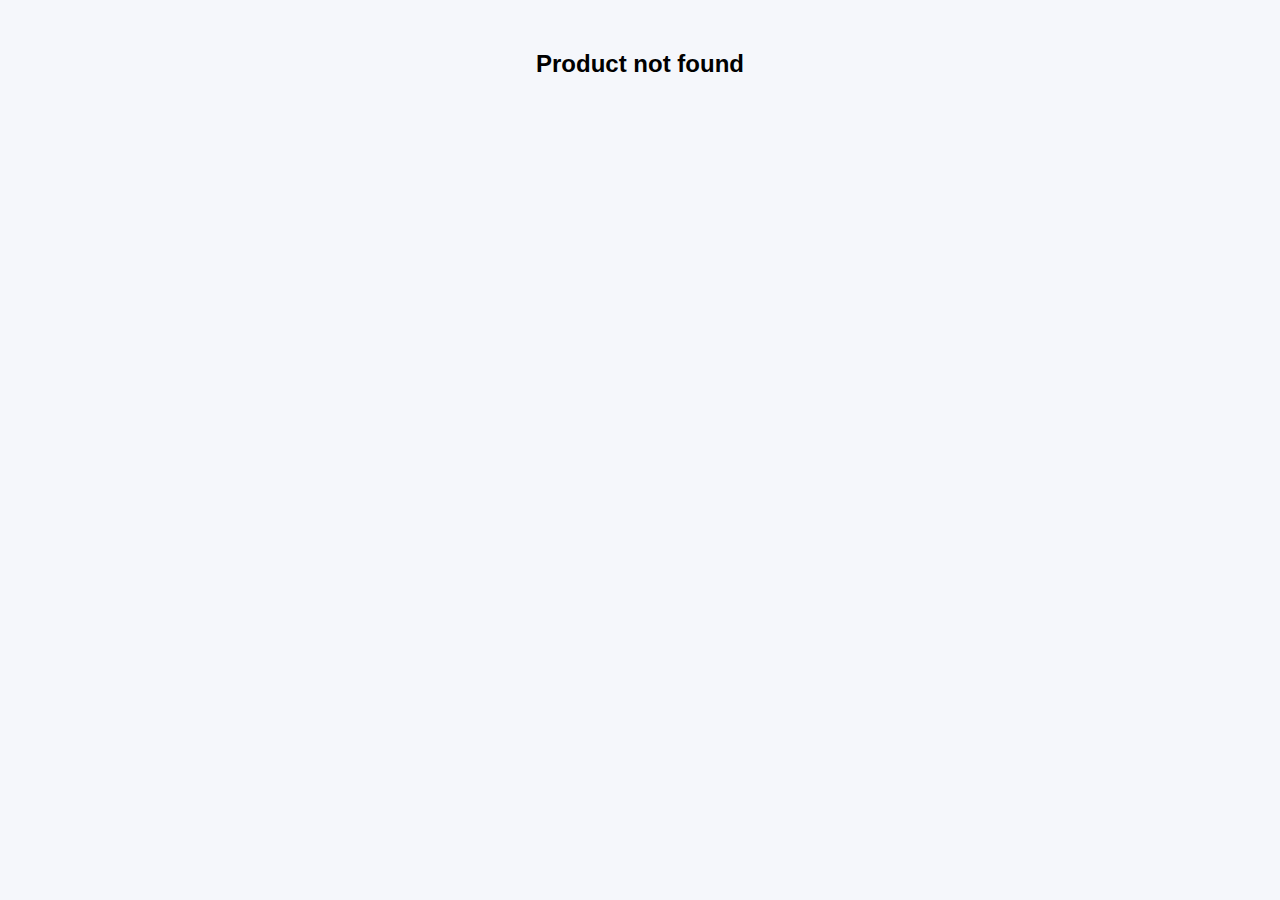
<file: product-details.html>
<!DOCTYPE html>
<html lang="en">
<head>
    <meta charset="UTF-8">
    <title>Product Details | Stationery Shop</title>
    <link rel="stylesheet" href="product-details.css">
</head>
<body>

<section class="product-details-container">

    <!-- PRODUCT IMAGE -->
    <div class="product-image">
        <img id="productImg" src="" alt="Product">
    </div>

    <!-- PRODUCT INFO -->
    <div class="product-info">
        <h1 id="productName"></h1>
        <p class="price">₹<span id="productPrice"></span></p>

        <p class="description" id="productDesc"></p>

        <!-- QUANTITY -->
        <div class="quantity-box">
            <label for="qty">Quantity:</label>
            <input type="number" id="qty" value="1" min="1">
        </div>

        <!-- ACTIONS -->
        <div class="actions">
            <button class="add-cart" onclick="addToCart()">Add to Cart</button>
            <button class="buy-now" onclick="buyNow()">Buy Now</button>
        </div>

        <!-- GO TO CART -->
        <div class="go-cart-wrap">
            <button class="go-cart" onclick="goToCart()" style="display:none;">
                Go to Cart
            </button>
        </div>
    </div>

</section>

<script>
/* ---------- PRODUCT DATA ---------- */
const products = {
    1: {
        name: "Ball Pen",
        price: 20,
        image: "https://m.media-amazon.com/images/I/91hJTzOqT2L._SL1500_.jpg",
        description: "Smooth writing ball pen with long-lasting ink."
    },
    2: {
        name: "Notebook",
        price: 80,
        image: "https://tse3.mm.bing.net/th/id/OIP.7EkLfB3umeSyeaLQLMPNUwHaE7?rs=1&pid=ImgDetMain&o=7&rm=3",
        description: "High-quality notebook with premium pages."
    },
    3: {
        name: "Color Set",
        price: 150,
        image: "https://m.media-amazon.com/images/I/81hXPzq+YOL._SX425_.jpg",
        description: "Bright and vibrant color set."
    },
    4: {
        name: "Sticky Notes",
        price: 60,
        image: "https://th.bing.com/th/id/R.c653b0aec605024e89b58c10c0365313?rik=ylCFRacPm1g9pA&riu=http%3a%2f%2fclipart-library.com%2fimages%2frTnrpyaAc.jpg&ehk=sJ%2f4GK3LWasUbY5sGwsjyUfRGj6k0TjopLPrIxUiwSQ%3d&risl=&pid=ImgRaw&r=0",
        description: "Colorful sticky notes for reminders."
    }
};

/* ---------- GET PRODUCT ---------- */
const params = new URLSearchParams(window.location.search);
const productId = params.get("id");
const product = products[productId];

if (!product) {
    document.body.innerHTML =
        "<h2 style='text-align:center;margin-top:50px'>Product not found</h2>";
    throw new Error("Invalid product ID");
}

/* ---------- SET PRODUCT DATA ---------- */
document.getElementById("productName").textContent = product.name;
document.getElementById("productPrice").textContent = product.price;
document.getElementById("productImg").src = product.image;
document.getElementById("productDesc").textContent = product.description;

/* ---------- SHOW GO TO CART IF CART EXISTS ---------- */
const cartOnLoad = JSON.parse(localStorage.getItem("cart")) || [];
if (cartOnLoad.length > 0) {
    document.querySelector(".go-cart").style.display = "inline-block";
}

/* ---------- ADD TO CART ---------- */
function addToCart() {
    const qty = parseInt(document.getElementById("qty").value);
    let cart = JSON.parse(localStorage.getItem("cart")) || [];

    const existing = cart.find(item => item.id == productId);

    if (existing) {
        existing.quantity += qty;
    } else {
        cart.push({
            id: productId,
            name: product.name,
            price: product.price,
            image: product.image,
            quantity: qty
        });
    }

    localStorage.setItem("cart", JSON.stringify(cart));
    document.querySelector(".go-cart").style.display = "inline-block";

    alert("Item added to cart");
}

/* ---------- BUY NOW ---------- */
function buyNow() {
    addToCart();
    goToCart();
}

/* ---------- GO TO CART (LOGIN CHECK) ---------- */
function goToCart() {
    const isLoggedIn = localStorage.getItem("isLoggedIn");

    if (!isLoggedIn) {
        alert("Please login to continue");
        window.location.href = "signin.html";
        return;
    }

    window.location.href = "cart.html";
}

</script>

</body>
</html>
</file>
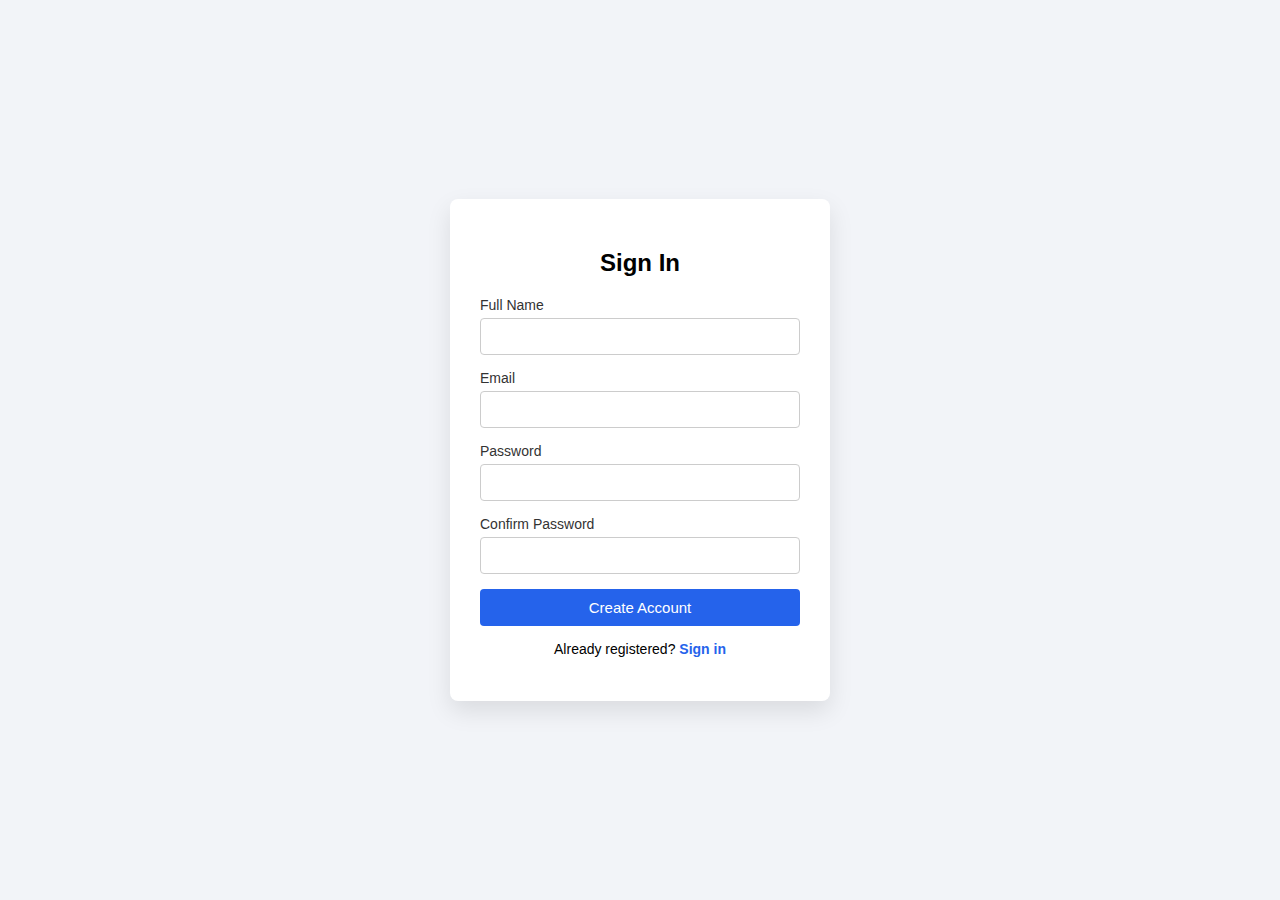
<file: signin.html>
<!DOCTYPE html>
<html lang="en">
<head>
    <meta charset="UTF-8">
    <title>Login | Stationery Shop</title>
    <link rel="stylesheet" href="signin.css">
</head>
<body>

<div class="auth-wrapper">
    <div class="auth-box">
        <div class="auth-header">
            <h2 id="title">Sign In</h2>
        </div>

        <!-- SIGN IN -->
        <form id="signinForm" class="hidden" onsubmit="return validateSignin()">

            <div class="field">
                <label>Email</label>
                <input type="email" id="loginEmail">
            </div>

            <div class="field">
                <label>Password</label>
                <input type="password" id="loginPass">
            </div>

            <p class="error" id="loginError"></p>

            <button type="submit">Sign In</button>
            <p class="switch">No account? <span onclick="showSignup()">Create one</span></p>
        </form>

        <!-- SIGN UP -->
        <form id="signupForm"  onsubmit="return validateSignup()">
            <div class="field">
                <label>Full Name</label>
                <input type="text" id="name">
            </div>

            <div class="field">
                <label>Email</label>
                <input type="email" id="email">
            </div>

            <div class="field">
                <label>Password</label>
                <input type="password" id="password">
            </div>

            <div class="field">
                <label>Confirm Password</label>
                <input type="password" id="confirmPassword">
            </div>

            <p class="error" id="signupError"></p>

            <button type="submit">Create Account</button>
            <p class="switch">Already registered? <span onclick="showSignin()">Sign in</span></p>
        </form>
    </div>
</div>

<script>
function showSignup() {
    document.getElementById("signinForm").classList.add("hidden");
    document.getElementById("signupForm").classList.remove("hidden");
    document.getElementById("title").innerText = "Create Account";
}

function showSignin() {
    document.getElementById("signupForm").classList.add("hidden");
    document.getElementById("signinForm").classList.remove("hidden");
    document.getElementById("title").innerText = "Sign In";
}

/* ---------- SIGN IN VALIDATION ---------- */
function validateSignin() {
    const email = document.getElementById("loginEmail").value.trim();
    const pass = document.getElementById("loginPass").value.trim();
    const error = document.getElementById("loginError");

    const emailPattern = /^[^ ]+@[^ ]+\.[a-z]{2,}$/i;

    if (email === "" || pass === "") {
        error.textContent = "All fields are required.";
        return false;
    }

    if (!emailPattern.test(email)) {
        error.textContent = "Please enter a valid email address.";
        return false;
    }

    if (pass.length < 6) {
        error.textContent = "Password must be at least 6 characters.";
        return false;
    }

    error.textContent = "";
    alert("Sign in successful (backend integration later)");
    return false; // prevent actual submit for now
}

/* ---------- SIGN UP VALIDATION ---------- */
function validateSignup() {
    const name = document.getElementById("name").value.trim();
    const email = document.getElementById("email").value.trim();
    const pass = document.getElementById("password").value.trim();
    const confirm = document.getElementById("confirmPassword").value.trim();
    const error = document.getElementById("signupError");

    const emailPattern = /^[^ ]+@[^ ]+\.[a-z]{2,}$/i;

    if (name === "" || email === "" || pass === "" || confirm === "") {
        error.textContent = "All fields are required.";
        return false;
    }

    if (!emailPattern.test(email)) {
        error.textContent = "Please enter a valid email address.";
        return false;
    }

    if (pass.length < 6) {
        error.textContent = "Password must be at least 6 characters.";
        return false;
    }

    if (pass !== confirm) {
        error.textContent = "Passwords do not match.";
        return false;
    }

    error.textContent = "";
    alert("Account created successfully (backend integration later)");
    return false; // prevent actual submit for now
}
</script>


</body>
</html>
</file>
<file: product-details.css>
* {
    margin: 0;
    padding: 0;
    box-sizing: border-box;
    font-family: Arial, sans-serif;
}

body {
    background: #f5f7fb;
}

/* CONTAINER */
.product-details-container {
    max-width: 1100px;
    margin: 60px auto;
    padding: 30px;
    background: #ffffff;
    border-radius: 14px;
    display: flex;
    gap: 40px;
    box-shadow: 0 10px 25px rgba(0,0,0,0.1);
}

/* IMAGE */
.product-image {
    flex: 1;
    text-align: center;
}

.product-image img {
    width: 260px;
}

/* INFO */
.product-info {
    flex: 1;
}

.product-info h1 {
    font-size: 32px;
    color: #333;
    margin-bottom: 15px;
}

.price {
    font-size: 24px;
    font-weight: bold;
    color: #27ae60;
    margin-bottom: 15px;
}

.description {
    color: #555;
    line-height: 1.6;
    margin-bottom: 25px;
}

/* QUANTITY */
.quantity-box {
    display: flex;
    align-items: center;
    gap: 10px;
    margin-bottom: 25px;
}

.quantity-box input {
    width: 70px;
    padding: 6px;
    font-size: 16px;
}

/* ACTION BUTTONS */
.actions {
    display: flex;
    gap: 15px;
    margin-bottom: 15px;
}

.actions button {
    flex: 1;
    font-size: 16px;
    padding: 12px 0;
    border-radius: 8px;
    cursor: pointer;
    border: none;
}

/* Add to Cart */
.add-cart {
    background: #4a6cf7;
    color: #fff;
}

.add-cart:hover {
    background: #3656e3;
}

/* Buy Now */
.buy-now {
    background: #27ae60;
    color: #fff;
}

.buy-now:hover {
    background: #219150;
}

/* Go to Cart */
.go-cart-wrap {
    margin-top: 10px;
}

.go-cart {
    width: 100%;
    background: #f1f3ff;
    color: #4a6cf7;
    border: 2px solid #4a6cf7;
    padding: 10px;
    border-radius: 8px;
    font-size: 15px;
    cursor: pointer;
}

.go-cart:hover {
    background: #4a6cf7;
    color: #fff;
}
</file>
<file: signin.css>
* {
    box-sizing: border-box;
    font-family: "Segoe UI", sans-serif;
}

body {
    margin: 0;
    background: #f2f4f8;
}

/* Centering */
.auth-wrapper {
    height: 100vh;
    display: flex;
    justify-content: center;
    align-items: center;
}

/* Card */
.auth-box {
    width: 380px;
    background: white;
    padding: 30px;
    border-radius: 8px;
    box-shadow: 0 10px 25px rgba(0,0,0,0.1);
}

/* Header */
.auth-header {
    text-align: center;
    margin-bottom: 20px;
}

/* Form fields */
.field {
    margin-bottom: 15px;
}

.field label {
    display: block;
    font-size: 14px;
    margin-bottom: 5px;
    color: #333;
}

.field input {
    width: 100%;
    padding: 10px;
    border: 1px solid #ccc;
    border-radius: 4px;
}

/* Button */
button {
    width: 100%;
    padding: 10px;
    border: none;
    background: #2563eb;
    color: white;
    font-size: 15px;
    border-radius: 4px;
    cursor: pointer;
}

button:hover {
    background: #1e4fd6;
}

/* Switch text */
.switch {
    text-align: center;
    margin-top: 15px;
    font-size: 14px;
}

.switch span {
    color: #2563eb;
    cursor: pointer;
    font-weight: 600;
}

/* Error */
.error {
    color: red;
    font-size: 13px;
    margin-bottom: 10px;
}

/* Utility */
.hidden {
    display: none;
}
</file>
